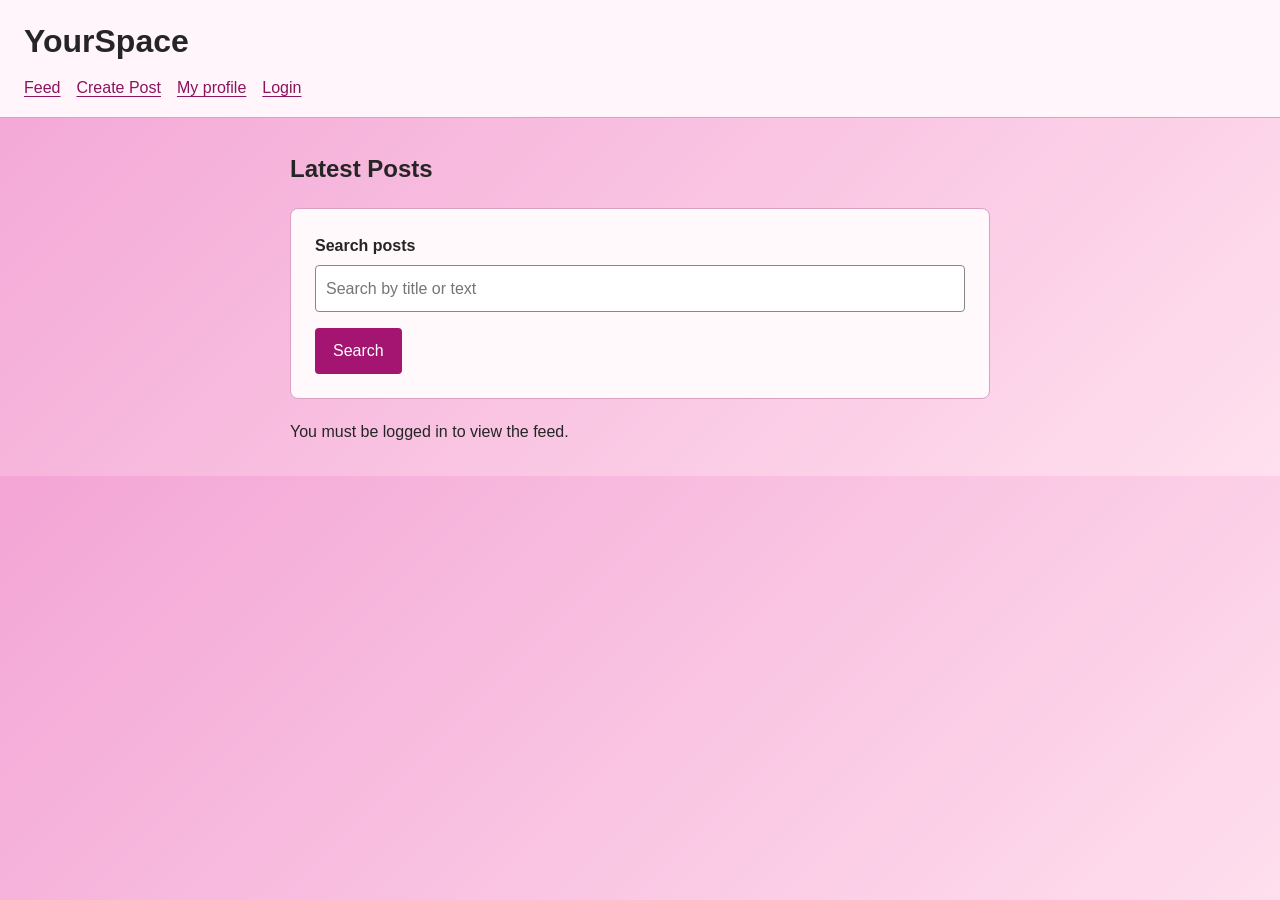
<file: index.html>
<!DOCTYPE html>
<html lang="en">
    <head>
        <meta charset="UTF-8" />
        <meta name="viewport" content="width=device-width, initial-scale=1.0" />
        <title>YourSpace | Feed</title>
        <link rel="stylesheet" href="./css/style.css" />
    </head>

    <body>
        <header>
            <h1>YourSpace</h1>

            <nav aria-label="Main navigation">
                <a href="./index.html">Feed</a>
                <a href="./create.html">Create Post</a>
                <a href="./profile.html">My profile</a>
                <a href="./login.html">Login</a>
            </nav>
        </header>

        <main>
            <h2>Latest Posts</h2>
            <form id="search-form" role="search">
                <label for="search-input">Search posts</label>
                <input type="search" id="search-input" name="query" placeholder="Search by title or text" />

                <button type="submit">Search</button>
            </form>
            
            <p id="feed-message" role="status">Loading latest posts...</p>
            <div id="posts"></div>
        </main>

        <script type="module" src="./js/feed.js"></script>
    </body>
</html>
</file>
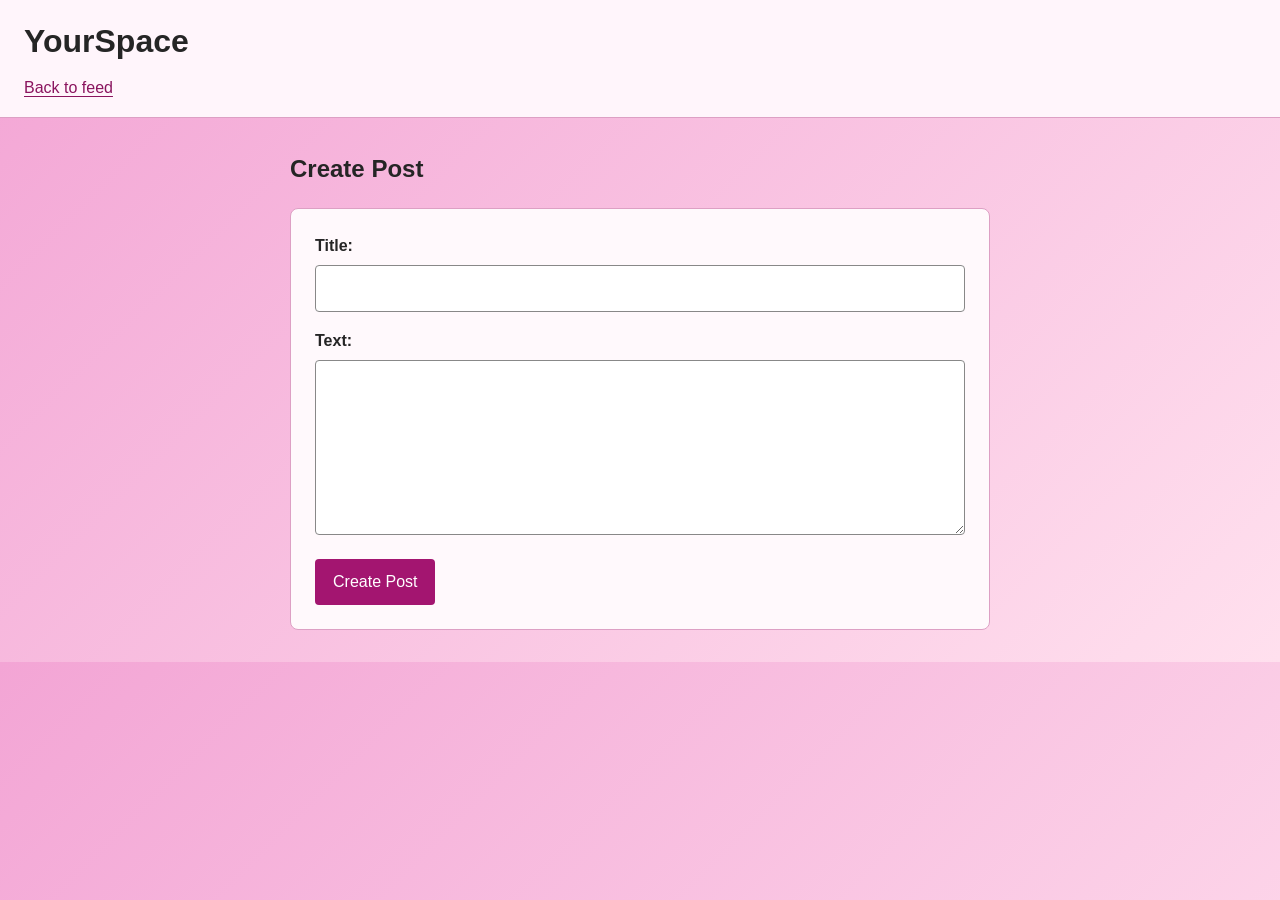
<file: create.html>
<!DOCTYPE html>
<html lang="en">
    <head>
        <meta charset="UTF-8" />
        <meta name="viewport" content="width=device-width, initial scale=1.0" />
        <title>YourSpace | Create Post</title>
        <link rel="stylesheet" href="./css/style.css" />
    </head>

    <body>
        <header>
            <h1>YourSpace</h1>
            <nav>
                <a href="./index.html">Back to feed</a>
            </nav>
        </header>

        <main>
            <h2>Create Post</h2>

            <form id="create-form">
                <label for="title">Title:</label>
                <input type="text" id="title" name="title" required />

                <label for="body">Text:</label>
                <textarea id="body" name="body" rows="6"></textarea>

                <button type="submit">Create Post</button>
                <p id="create-message" role="status"></p>
            </form>
        </main>

        <script type="module" src="./js/create.js"></script>
    </body>
</html>
</file>
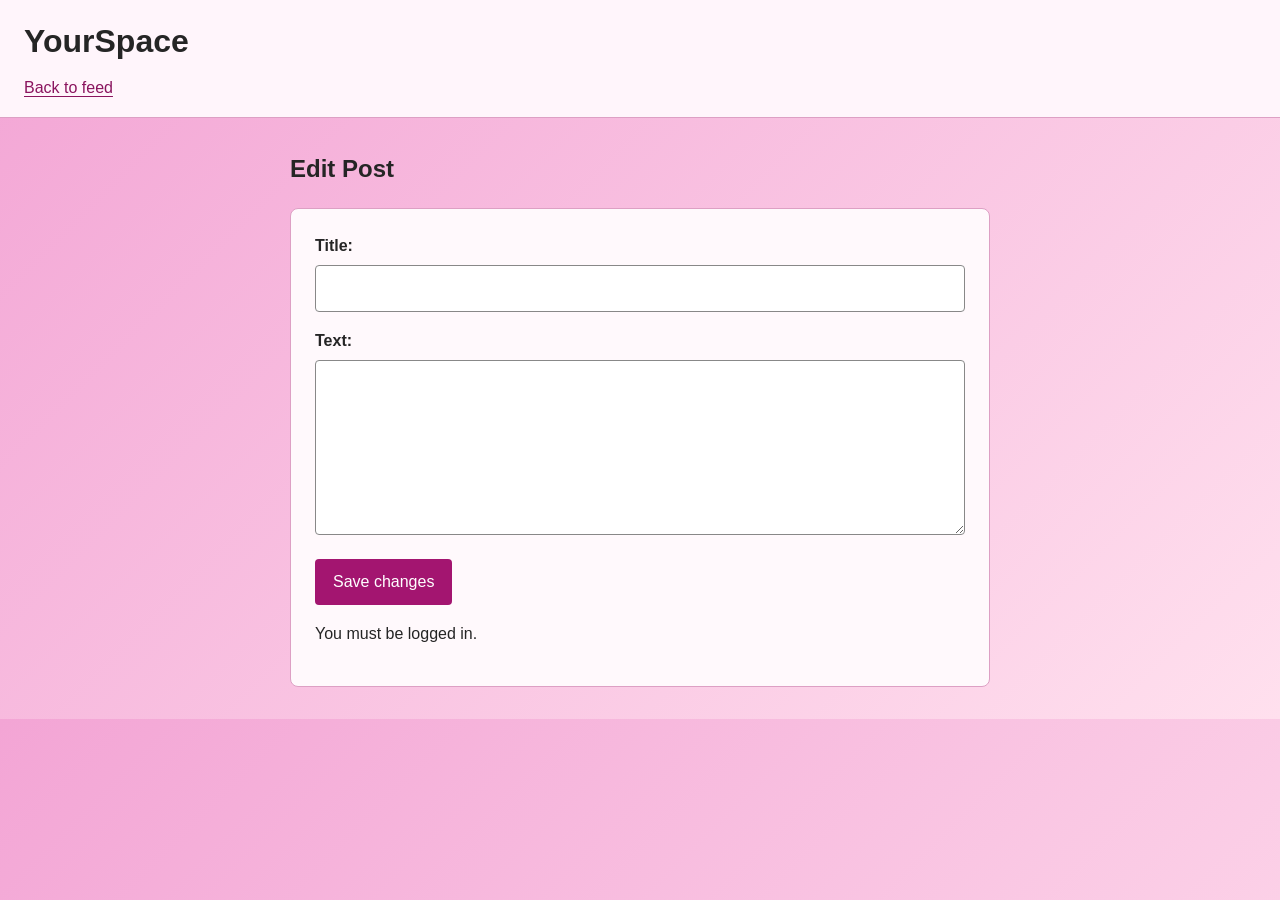
<file: edit.html>
<!DOCTYPE html>
<html lang="en">
    <head>
        <meta charset="UTF-8" />
        <meta name="viewport" content="width=device-width, initial scale=1.0" />
        <title>YourSpace | Edit Post</title>
        <link rel="stylesheet" href="./css/style.css" />
    </head>

    <body>
        <header>
            <h1>YourSpace</h1>
            <nav>
                <a href="./index.html">Back to feed</a>
            </nav>
        </header>

        <main>
            <h2>Edit Post</h2>

            <form id="edit-form">
                <label for="title">Title:</label>
                <input type="text" id="title" name="title" required />

                <label for="body">Text:</label>
                <textarea id="body" name="body" rows="6"></textarea>

                <button type="submit">Save changes</button>
                <p id="edit-message" role="status"></p>
            </form>
        </main>

        <script type="module" src="./js/edit.js"></script>
    </body>
</html>
</file>
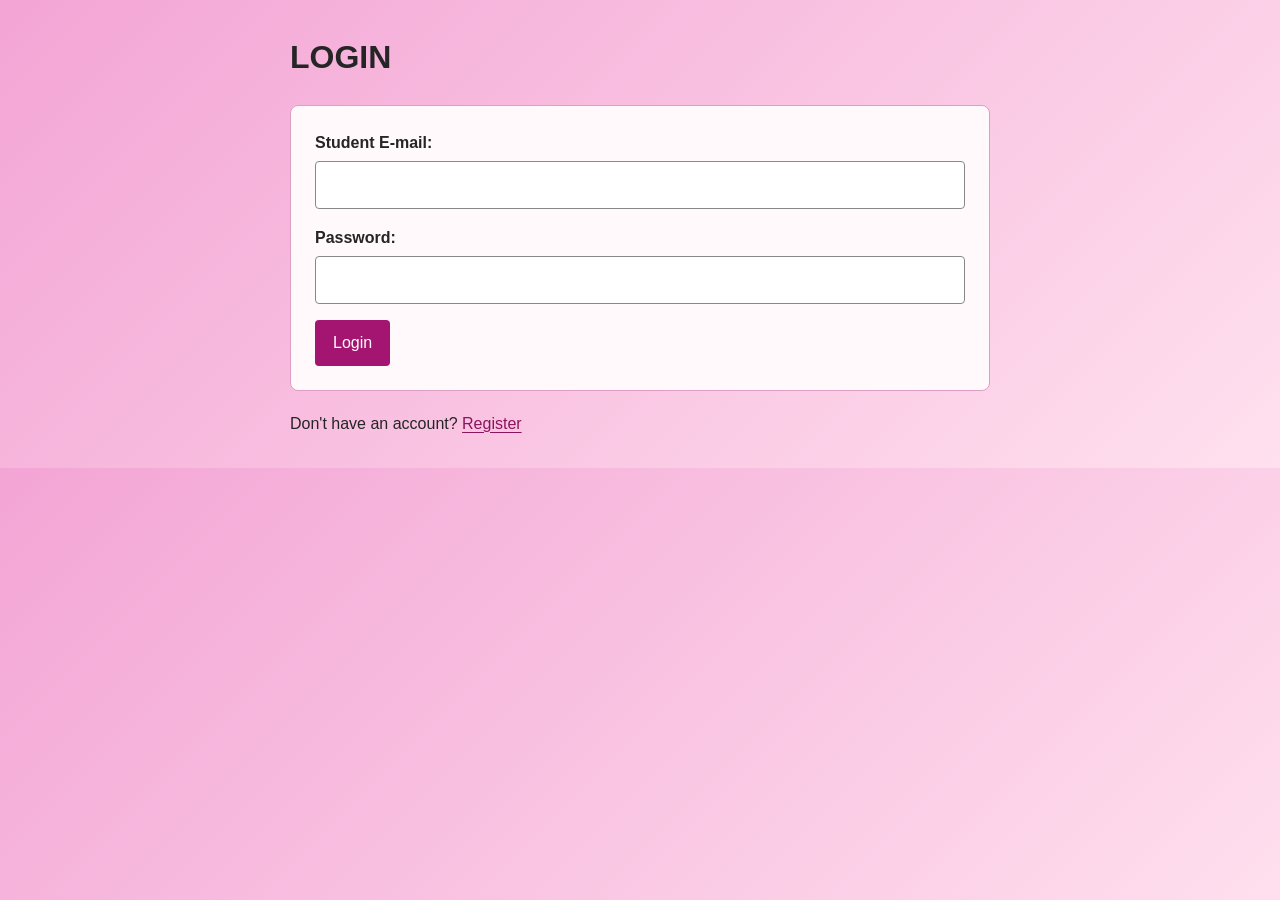
<file: login.html>
<!DOCTYPE html>
<html lang="en">
    <head>
        <meta charset="UTF-8">
        <meta name="viewport" content="width=device-width, initial-scale=1.0">
        <title>Login</title>
        <link rel="stylesheet" href="./css/style.css" />
    </head>
    <body>
        <main>
            <h1>LOGIN</h1>
            <form id="login-form">
                <div>
                    <label for="email">Student E-mail:</label>
                    <input 
                    type="email" 
                    id="email" 
                    name="email" 
                    autocomplete="email"
                    required />
                </div>

                <div>
                    <label for="password">Password:</label>
                    <input 
                    type="password" 
                    id="password" 
                    name="password" 
                    autocomplete="current-password"
                    required />
                </div>

                <button type="submit">Login</button>
                <p id="login-message" role="status"></p>
            </form>

            <p>Don't have an account? <a href="register.html">Register</a></p>
        </main>

        <script type="module" src="./js/login.js"></script>
    </body>
</html>
</file>
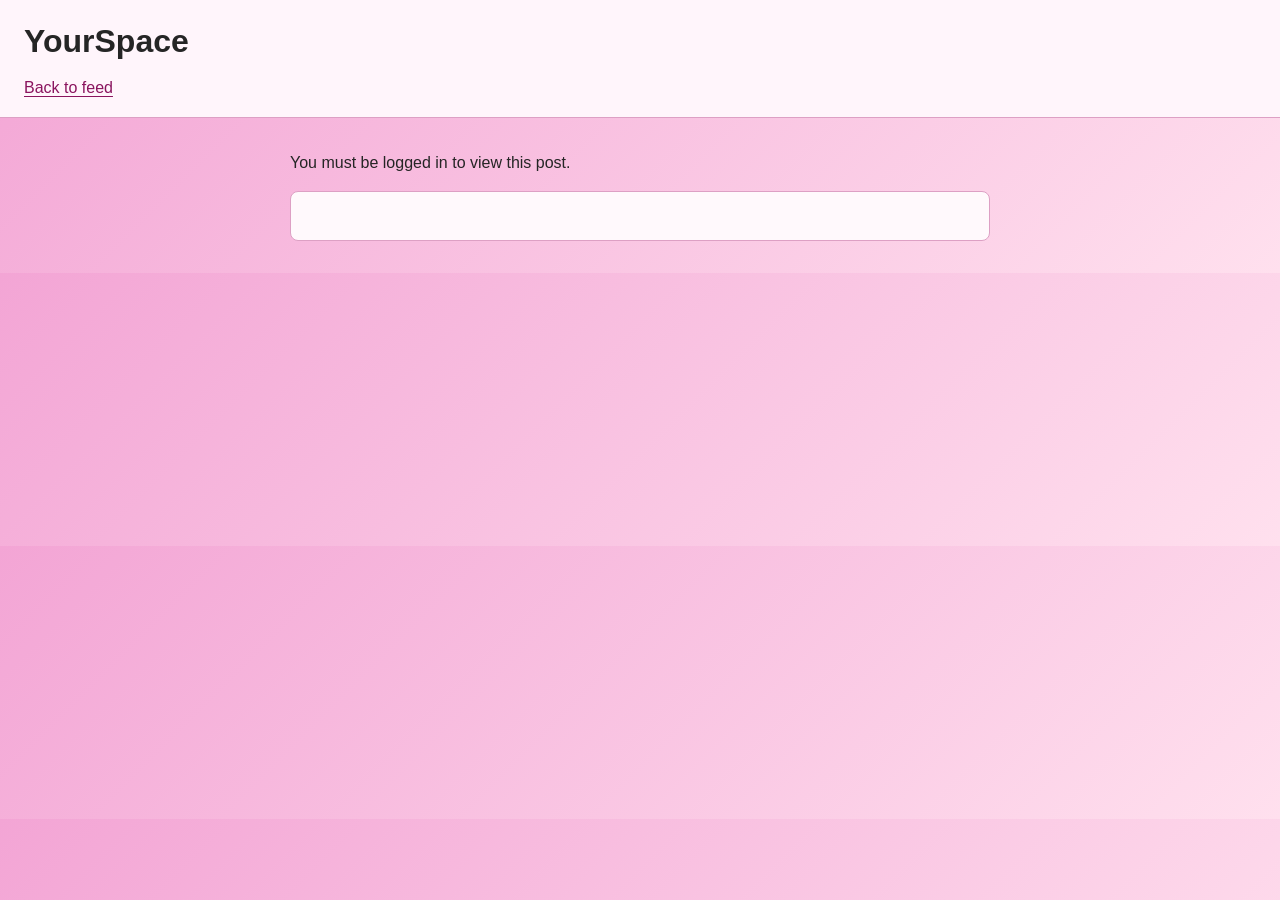
<file: post.html>
<!DOCTYPE html>
<html lang="en">
    <head>
        <meta charset="UTF-8" />
        <meta name="viewport" content="width=device-width, initial scale=1.0" />
        <title>YourSpace | Post</title>
        <link rel="stylesheet" href="./css/style.css" />
    </head>

    <body>
        <header>
            <h1>YourSpace</h1>
            <nav>
                <a href="./index.html">Back to feed</a>
            </nav>
        </header>

        <main>
            <p id="post-message" role="status">Loading post...</p>
            <article id="post-container"></article>
        </main>

        <script type="module" src="./js/post.js"></script>
    </body>
</html>
</file>
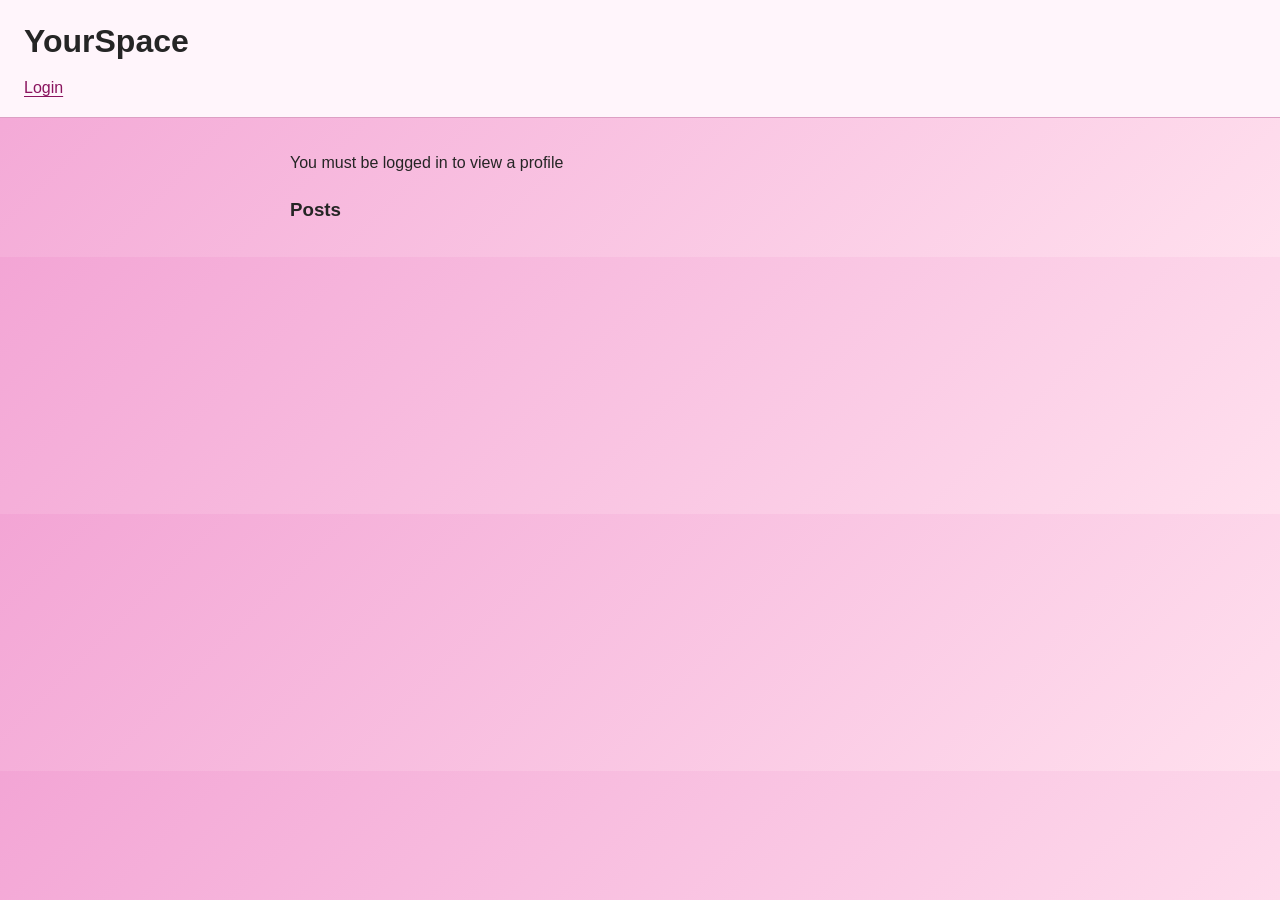
<file: profile.html>
<!DOCTYPE html>
<html lang=""en>
    <head>
        <meta charset="UTF-8" />
        <meta name="viewport" content="width=device-width, initial-scale=1.0" />
        <title>YourSpace | Profile</title>
        <link rel="stylesheet" href="./css/style.css" />
    </head>

    <body>
        <header>
            <h1>YourSpace</h1>
            <nav id="main-nav" aria-label="Main navigation"></nav>
        </header>

        <main>
            <p id="profile-message" role="status">Loading profile...</p>

            <section>
                <h2 id="profile-name"></h2>
                <p id="profile-bio"></p>
                <p id="profile-counts"></p>
            </section>

            <h3>Posts</h3>
            <div id="profile-posts"></div>
        </main>

        <script type="module" src="./js/profile.js"></script>
    </body>
</html>
</file>
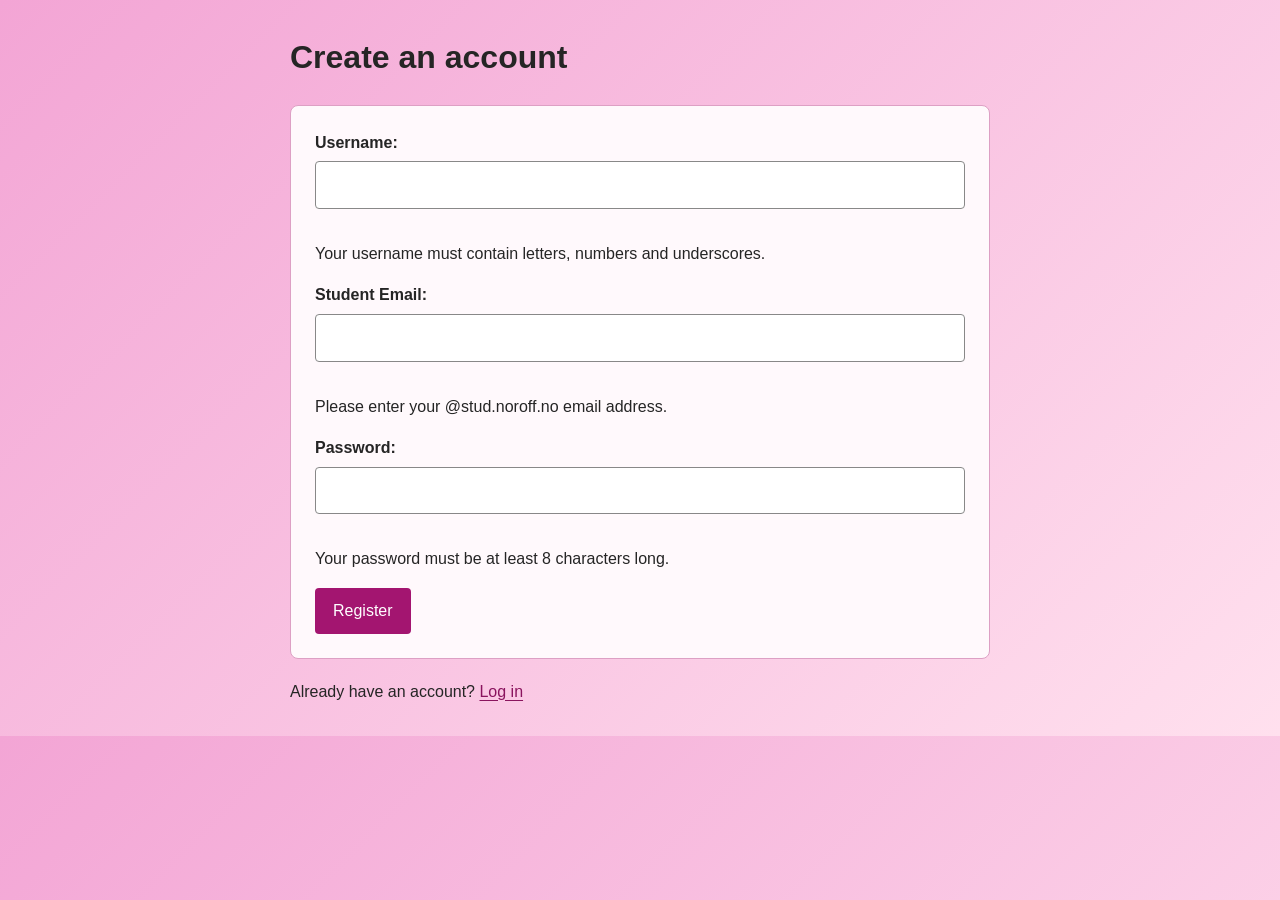
<file: register.html>
<!DOCTYPE html>
<html lang="en">
    <head>
        <meta charset="UTF-8">
        <meta name="viewport" content="width=device-width, initial-scale=1.0">
        <title>Register</title>
        <link rel="stylesheet" href="./css/style.css" />
    </head>

    <body>
        <main>
            <h1>Create an account</h1>

            <form id="register-form">
                <div>
                    <label for="name">Username:</label>
                    <input 
                    type="text" 
                    id="name" 
                    name="name" 
                    autocomplete="username" a
                    ria-describedby="name-help" 
                    required/>
                    <p id="name-help">Your username must contain letters, numbers and underscores.</p>
                </div>

                <div>
                    <label for="email">Student Email:</label>
                    <input 
                    type="email" 
                    id="email" 
                    name="email" 
                    autocomplete="email" 
                    aria-describedby="email-help" 
                    required/>
                    <p id="email-help">Please enter your @stud.noroff.no email address.</p>
                </div>

                <div>
                    <label for="password">Password:</label>
                    <input 
                    type="password" 
                    id="password" 
                    name="password" 
                    autocomplete="new-password" 
                    minlength="8"
                    aria-describedby="password-help" 
                    required/>
                    <p id="password-help">Your password must be at least 8 characters long.</p>
                </div>

                <button type="submit" disabled>Register</button>
                <p id="register-message" role="status"></p>
            </form>

            <p>Already have an account? <a href="login.html">Log in</a></p>
        </main>
        <script type="module" src="./js/register.js"></script>
    </body>
</html>
</file>
<file: css/style.css>
* {
    box-sizing: border-box;
}

body {
    margin: 0;
    font-family: Verdana, Geneva, Tahoma, sans-serif;
    line-height: 1.6;
    color: #252525;
    background: linear-gradient(135deg, #f3a5d5, #ffe0ee);
}

header {
    padding: 16px 24px;
    background: #fff5fb;
    border-bottom: 1px solid #dda0c4;
}

header h1 {
    margin: 0 0 8px;
}

nav {
    display: flex;
    flex-wrap: wrap;
    align-items: center;
    gap: 16px;
}

a {
    color: #345747;
    text-underline-offset: 3px;
}

main {
    width: min(100% - 32px, 700px);
    margin: 32px auto;
}

article,
form {
    padding: 24px;
    margin-bottom: 20px;
    background: #fff9fc;
    border: 1px solid #dda0c4;
    border-radius: 8px;
}

a {
    color: #8a145e;
}

article {
    overflow-wrap: anywhere;
}

article h2,
article h3 {
    margin-top: 0;
}

article button {
    margin-left: 12px;
}

label {
    display: block;
    margin-bottom: 6px;
    font-weight: bold;
}

input, 
textarea {
    width: 100%;
    padding: 10px;
    margin-bottom: 16px;
    border: 1px solid #888888;
    border-radius: 4px;
    font: inherit;
}

textarea {
    min-height: 140px;
    resize: vertical;
}

button {
    padding: 10px 18px;
    border: none;
    border-radius: 4px;
    background: #a31570;
    color: #ffffff;
    font: inherit;
    cursor: pointer;
}

button:hover {
    background: #7b1054;
}

button:disabled {
    opacity: 0.6;
    cursor: wait;
}

:focus-visible {
    outline: 3px solid #8a145e;
    outline-offset: 3px;
}

img {
    display: block;
    max-width: 100%;
    height: auto;
    border-radius: 4px;
}

[role="status"]:empty {
    display: none;
}
</file>
